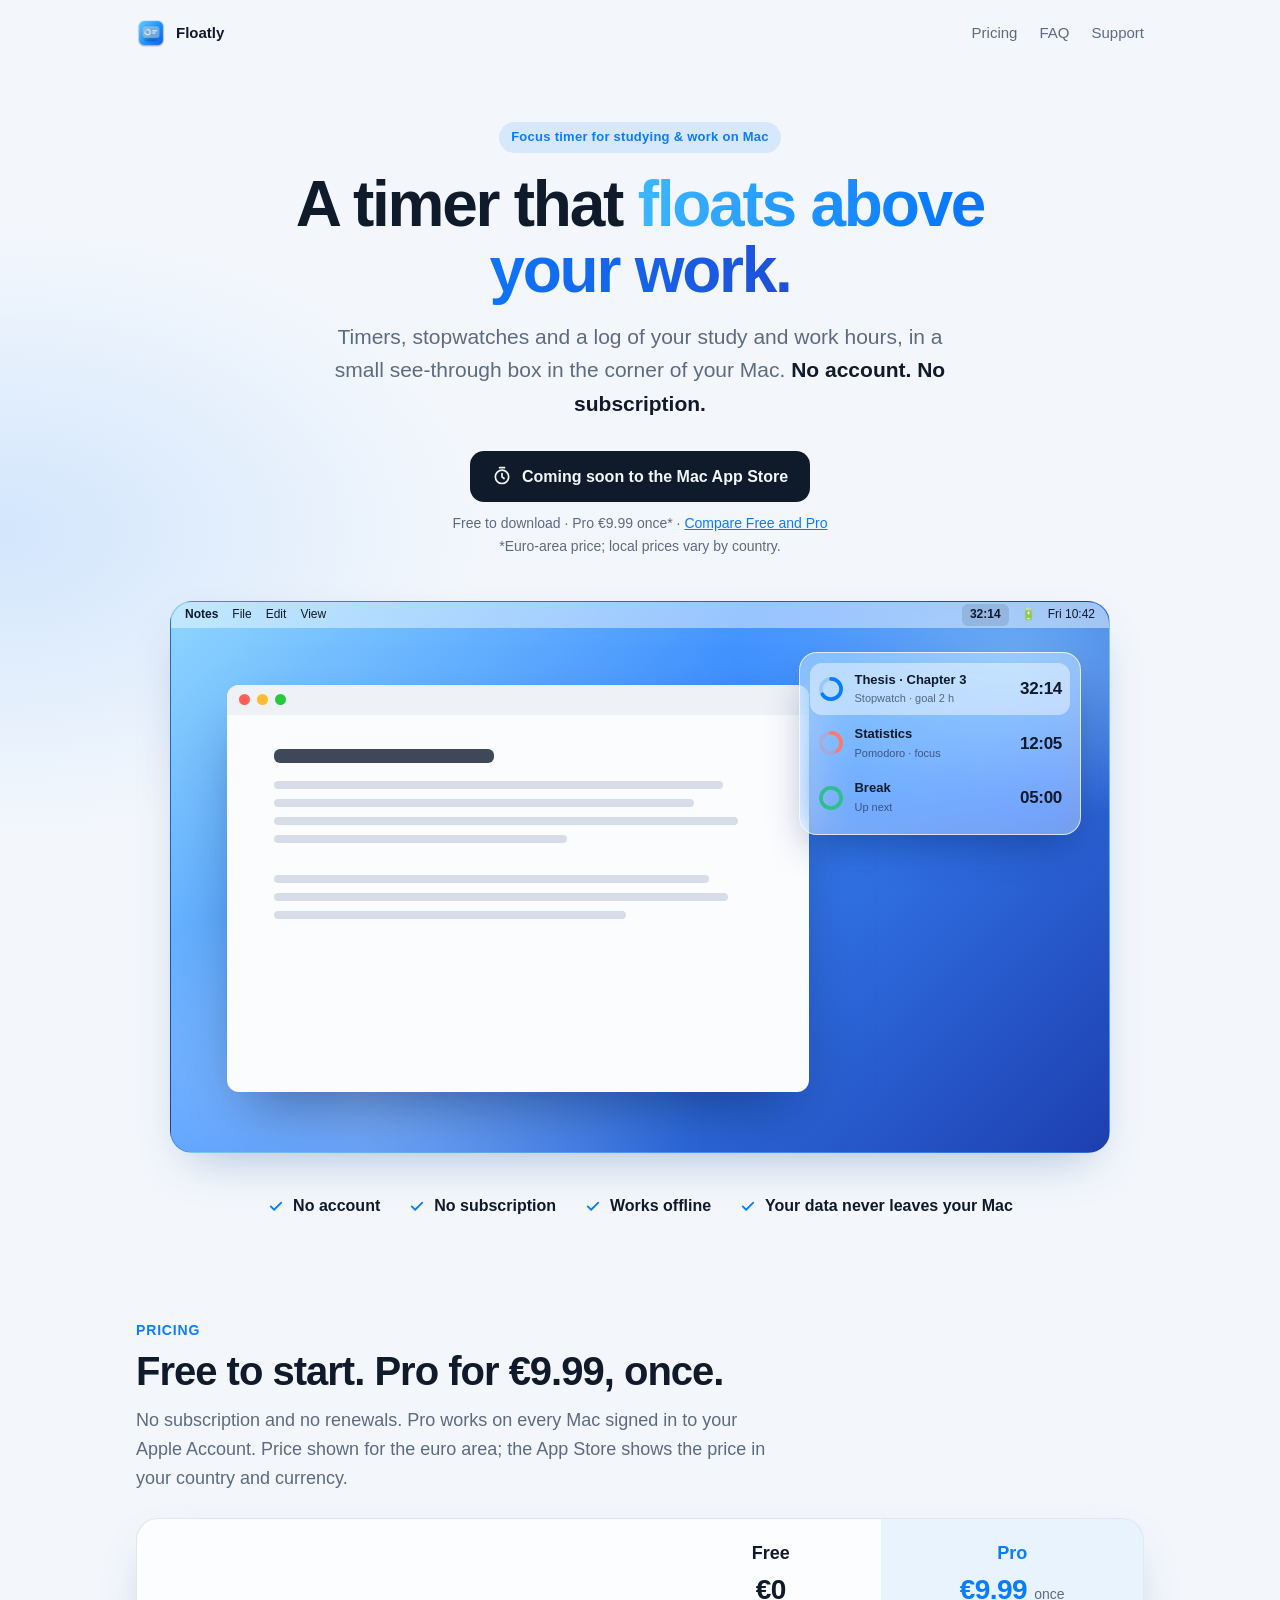
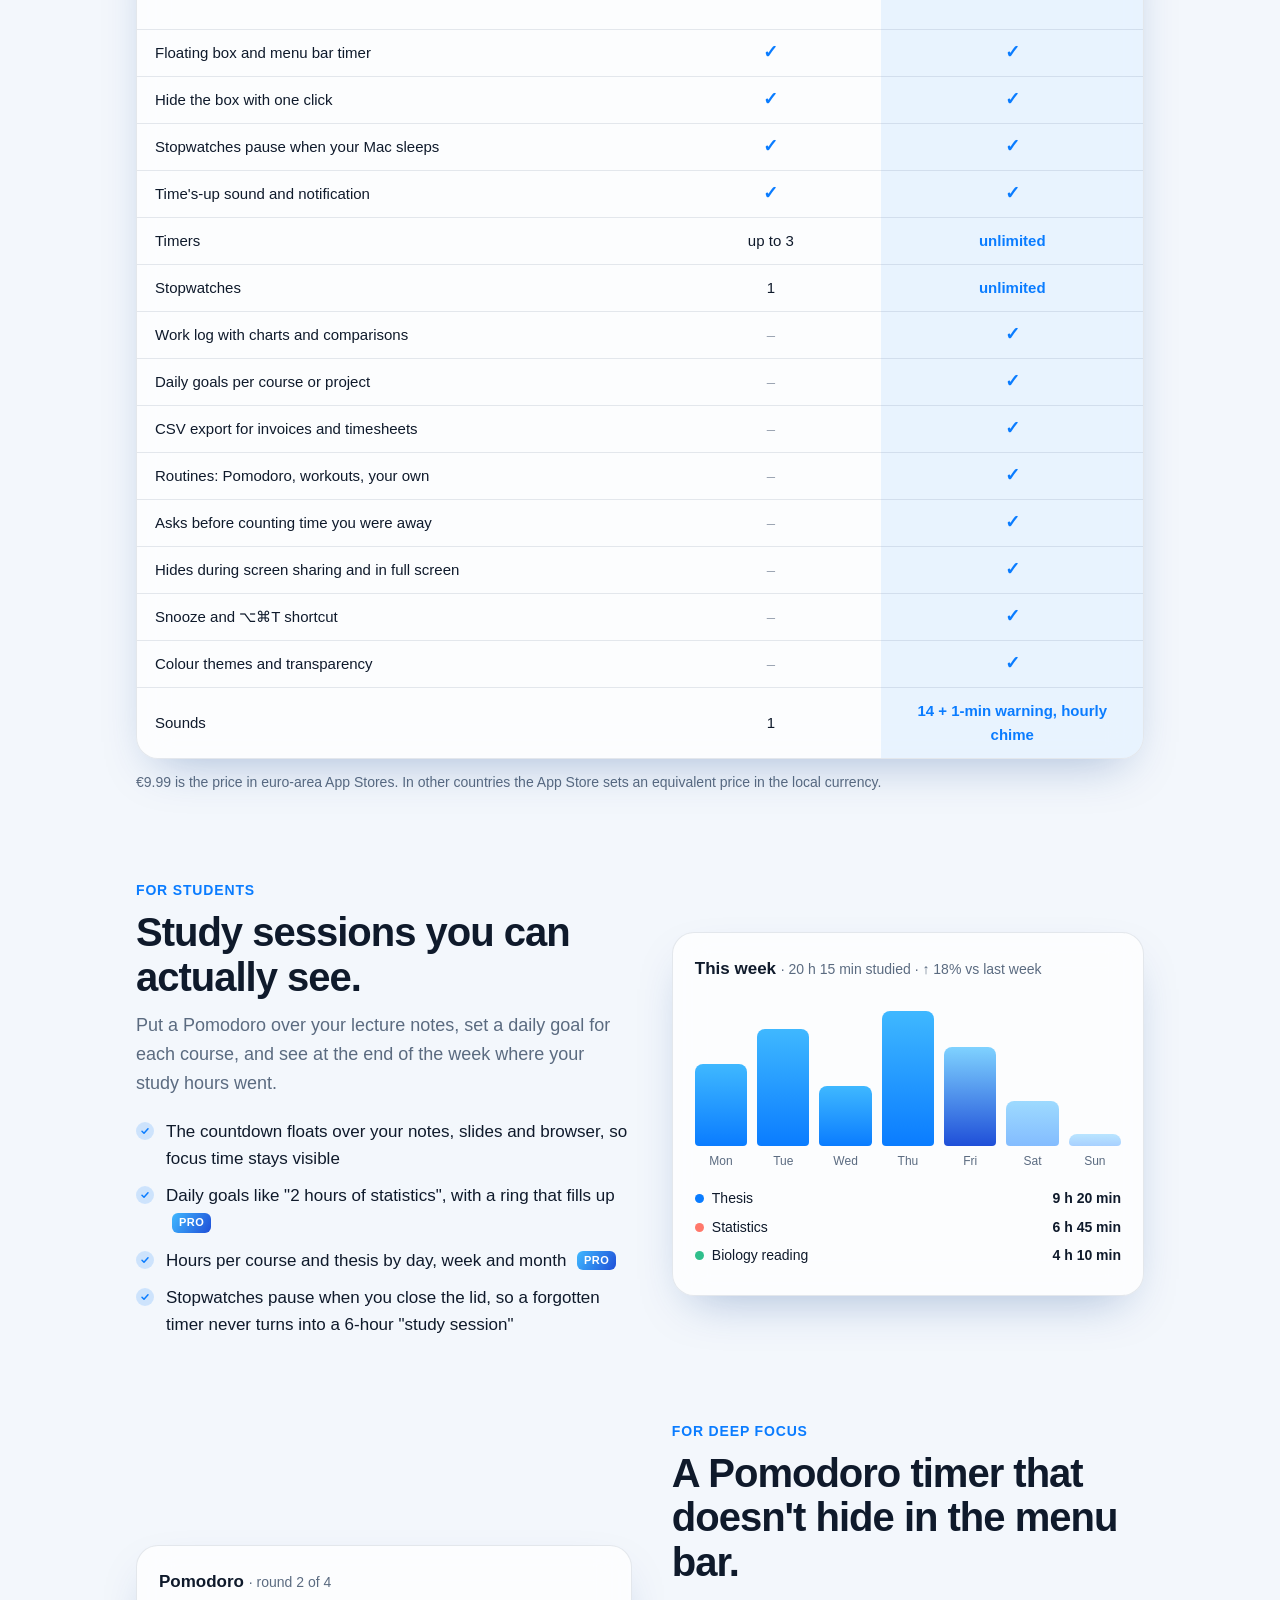
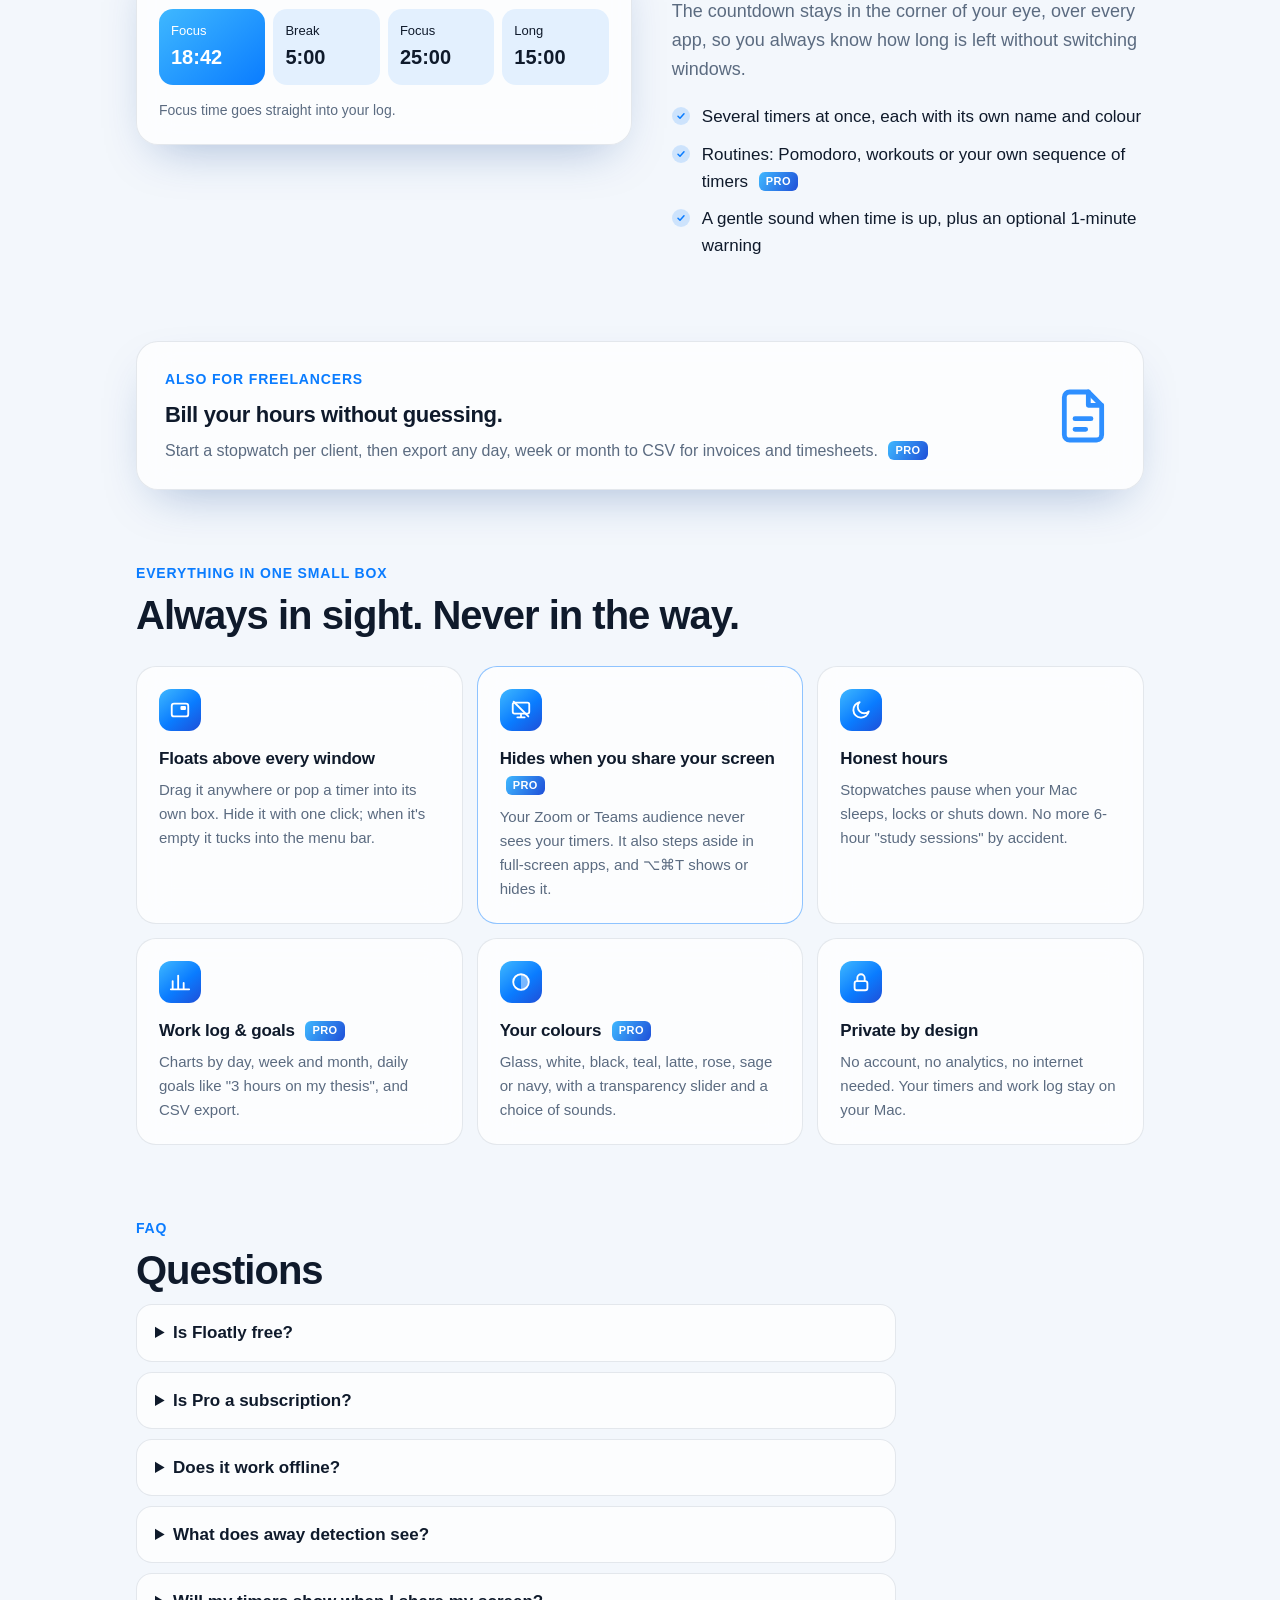
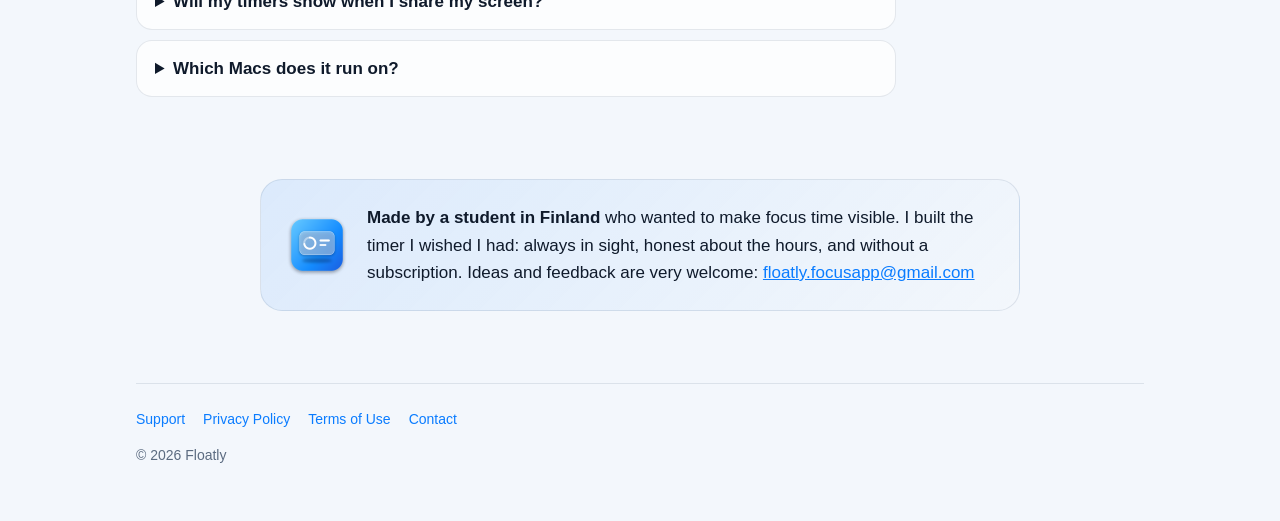
<file: index.html>
<!doctype html>
<html lang="en">
<head>
<meta charset="utf-8">
<meta name="viewport" content="width=device-width, initial-scale=1">
<title>Floatly: Floating Focus Timer for Studying &amp; Work on Mac</title>
<meta name="description" content="A floating focus timer for Mac that stays on top of your notes and work. Pomodoro, stopwatches, daily study goals and a log of your hours. No account, no subscription.">
<meta name="keywords" content="study timer mac, pomodoro timer mac, floating timer mac, always on top timer, focus timer for students, study tracker, work hours tracker mac, menu bar timer">
<meta name="theme-color" content="#0a7cff">
<link rel="icon" href="favicon.png">
<link rel="apple-touch-icon" href="apple-touch-icon.png">
<link rel="stylesheet" href="style.css">
<!-- Social sharing preview -->
<meta property="og:type" content="website">
<meta property="og:title" content="Floatly: a timer that floats above your work">
<meta property="og:description" content="A focus timer for studying and work that floats over your Mac. Pomodoro, stopwatches and a log of your hours. No account. No subscription.">
<meta property="og:image" content="https://floatlyapp.github.io/og.png">
<meta property="og:url" content="https://floatlyapp.github.io/">
<meta name="twitter:card" content="summary_large_image">
<!-- After launch, add the Safari App Store banner:
<meta name="apple-itunes-app" content="app-id=YOUR_APP_ID"> -->
</head>
<body class="home">
<div class="wrap">
  <nav>
    <a class="brand" href="./"><img src="icon.png" alt="">Floatly</a>
    <a href="#pricing">Pricing</a>
    <a href="#faq">FAQ</a>
    <a href="support.html">Support</a>
  </nav>

  <header class="hero">
    <span class="eyebrow">Focus timer for studying &amp; work on Mac</span>
    <h1>A timer that <span>floats above your&nbsp;work.</span></h1>
    <p class="lead">Timers, stopwatches and a log of your study and work hours, in a small see-through box in the corner of your Mac. <strong>No account. No subscription.</strong></p>
    <div class="cta">
      <!-- At launch: change this <span> into <a href="https://apps.apple.com/app/idXXXX?pt=XXXX&ct=website"> -->
      <span class="badge">
        <svg viewBox="0 0 24 24" fill="none" stroke="currentColor" stroke-width="2" stroke-linecap="round" stroke-linejoin="round"><circle cx="12" cy="13" r="8"/><path d="M12 9v4l2.5 2M9 2h6"/></svg>
        Coming soon to the Mac App Store
      </span>
      <span class="small">Free to download · Pro €9.99 once* · <a href="#pricing">Compare Free and Pro</a><br>*Euro-area price; local prices vary by country.</span>
    </div>

    <div class="stage" role="img" aria-label="A Mac desktop with the Floatly box floating in the top-right corner, showing three timers over a document window">
      <div class="menubar">
        <b>Notes</b><span>File</span><span>Edit</span><span>View</span>
        <span class="right"><span class="pill">32:14</span><span>🔋</span><span>Fri 10:42</span></span>
      </div>
      <div class="win">
        <div class="bar"><i></i><i></i><i></i></div>
        <div class="doc">
          <div class="h"></div>
          <div class="l" style="width:92%"></div><div class="l" style="width:86%"></div><div class="l" style="width:95%"></div>
          <div class="l" style="width:60%"></div><div class="l" style="width:0;height:12px;background:none"></div>
          <div class="l" style="width:89%"></div><div class="l" style="width:93%"></div><div class="l" style="width:72%"></div>
        </div>
      </div>
      <div class="float">
        <div class="row sw">
          <svg class="ring" viewBox="0 0 36 36"><circle cx="18" cy="18" r="14" fill="none" stroke="rgba(10,124,255,.2)" stroke-width="5"/><circle cx="18" cy="18" r="14" fill="none" stroke="#0a7cff" stroke-width="5" stroke-linecap="round" stroke-dasharray="58 88" transform="rotate(-90 18 18)"/></svg>
          <span class="name">Thesis · Chapter 3<small>Stopwatch · goal 2 h</small></span><span class="t">32:14</span>
        </div>
        <div class="row">
          <svg class="ring" viewBox="0 0 36 36"><circle cx="18" cy="18" r="14" fill="none" stroke="rgba(255,120,107,.25)" stroke-width="5"/><circle cx="18" cy="18" r="14" fill="none" stroke="#ff786b" stroke-width="5" stroke-linecap="round" stroke-dasharray="35 88" transform="rotate(-90 18 18)"/></svg>
          <span class="name">Statistics<small>Pomodoro · focus</small></span><span class="t">12:05</span>
        </div>
        <div class="row">
          <svg class="ring" viewBox="0 0 36 36"><circle cx="18" cy="18" r="14" fill="none" stroke="rgba(69,204,158,.3)" stroke-width="5"/><circle cx="18" cy="18" r="14" fill="none" stroke="#2fbf8c" stroke-width="5" stroke-linecap="round" stroke-dasharray="88 88" transform="rotate(-90 18 18)"/></svg>
          <span class="name">Break<small>Up next</small></span><span class="t">05:00</span>
        </div>
      </div>
    </div>

    <div class="strip">
      <span><svg viewBox="0 0 24 24" fill="none" stroke="currentColor" stroke-width="2.4" stroke-linecap="round" stroke-linejoin="round"><path d="M5 12.5l4.5 4.5L19 7.5"/></svg>No account</span>
      <span><svg viewBox="0 0 24 24" fill="none" stroke="currentColor" stroke-width="2.4" stroke-linecap="round" stroke-linejoin="round"><path d="M5 12.5l4.5 4.5L19 7.5"/></svg>No subscription</span>
      <span><svg viewBox="0 0 24 24" fill="none" stroke="currentColor" stroke-width="2.4" stroke-linecap="round" stroke-linejoin="round"><path d="M5 12.5l4.5 4.5L19 7.5"/></svg>Works offline</span>
      <span><svg viewBox="0 0 24 24" fill="none" stroke="currentColor" stroke-width="2.4" stroke-linecap="round" stroke-linejoin="round"><path d="M5 12.5l4.5 4.5L19 7.5"/></svg>Your data never leaves your Mac</span>
    </div>
  </header>

  <!-- Pricing -->
  <section class="block" id="pricing">
    <div class="kicker">Pricing</div>
    <h2 class="big">Free to start. Pro for €9.99, once.</h2>
    <p class="sub">No subscription and no renewals. Pro works on every Mac signed in to your Apple Account. Price shown for the euro area; the App Store shows the price in your country and currency.</p>
    <div class="matrix-wrap">
      <table class="matrix">
        <thead>
          <tr><th scope="col"></th>
            <th scope="col">Free<span class="pr">€0</span></th>
            <th scope="col" class="procol">Pro<span class="pr">€9.99 <small>once</small></span></th></tr>
        </thead>
        <tbody>
          <tr><th scope="row">Floating box and menu bar timer</th><td class="y"><span class="ck">✓</span></td><td data-pro class="y"><span class="ck">✓</span></td></tr>
          <tr><th scope="row">Hide the box with one click</th><td class="y"><span class="ck">✓</span></td><td data-pro class="y"><span class="ck">✓</span></td></tr>
          <tr><th scope="row">Stopwatches pause when your Mac sleeps</th><td class="y"><span class="ck">✓</span></td><td data-pro class="y"><span class="ck">✓</span></td></tr>
          <tr><th scope="row">Time's-up sound and notification</th><td class="y"><span class="ck">✓</span></td><td data-pro class="y"><span class="ck">✓</span></td></tr>
          <tr><th scope="row">Timers</th><td>up to 3</td><td data-pro class="y">unlimited</td></tr>
          <tr><th scope="row">Stopwatches</th><td>1</td><td data-pro class="y">unlimited</td></tr>
          <tr><th scope="row">Work log with charts and comparisons</th><td class="n">–</td><td data-pro class="y"><span class="ck">✓</span></td></tr>
          <tr><th scope="row">Daily goals per course or project</th><td class="n">–</td><td data-pro class="y"><span class="ck">✓</span></td></tr>
          <tr><th scope="row">CSV export for invoices and timesheets</th><td class="n">–</td><td data-pro class="y"><span class="ck">✓</span></td></tr>
          <tr><th scope="row">Routines: Pomodoro, workouts, your own</th><td class="n">–</td><td data-pro class="y"><span class="ck">✓</span></td></tr>
          <tr><th scope="row">Asks before counting time you were away</th><td class="n">–</td><td data-pro class="y"><span class="ck">✓</span></td></tr>
          <tr><th scope="row">Hides during screen sharing and in full screen</th><td class="n">–</td><td data-pro class="y"><span class="ck">✓</span></td></tr>
          <tr><th scope="row">Snooze and ⌥⌘T shortcut</th><td class="n">–</td><td data-pro class="y"><span class="ck">✓</span></td></tr>
          <tr><th scope="row">Colour themes and transparency</th><td class="n">–</td><td data-pro class="y"><span class="ck">✓</span></td></tr>
          <tr><th scope="row">Sounds</th><td>1</td><td data-pro class="y">14 + 1-min warning, hourly chime</td></tr>
        </tbody>
      </table>
    </div>
    <p class="small" style="margin-top:12px">€9.99 is the price in euro-area App Stores. In other countries the App Store sets an equivalent price in the local currency.</p>
  </section>

  <!-- Students -->
  <section class="block split">
    <div>
      <div class="kicker">For students</div>
      <h2 class="big">Study sessions you can actually see.</h2>
      <p class="sub">Put a Pomodoro over your lecture notes, set a daily goal for each course, and see at the end of the week where your study hours went.</p>
      <ul class="checks">
        <li>The countdown floats over your notes, slides and browser, so focus time stays visible</li>
        <li>Daily goals like "2 hours of statistics", with a ring that fills up <span class="pro">PRO</span></li>
        <li>Hours per course and thesis by day, week and month <span class="pro">PRO</span></li>
        <li>Stopwatches pause when you close the lid, so a forgotten timer never turns into a 6-hour "study session"</li>
      </ul>
    </div>
    <div class="panel" aria-label="Example study log with a weekly bar chart">
      <strong>This week</strong> <span class="small">· 20 h 15 min studied · ↑ 18% vs last week</span>
      <div class="chart"><div style="height:55%"></div><div style="height:78%"></div><div style="height:40%"></div><div style="height:90%"></div><div class="today" style="height:66%"></div><div style="height:30%;opacity:.5"></div><div style="height:8%;opacity:.35"></div></div>
      <div class="days"><span>Mon</span><span>Tue</span><span>Wed</span><span>Thu</span><span>Fri</span><span>Sat</span><span>Sun</span></div>
      <div class="tasks">
        <p><span><i class="dot" style="background:#0a7cff"></i>Thesis</span><b>9 h 20 min</b></p>
        <p><span><i class="dot" style="background:#ff786b"></i>Statistics</span><b>6 h 45 min</b></p>
        <p><span><i class="dot" style="background:#2fbf8c"></i>Biology reading</span><b>4 h 10 min</b></p>
      </div>
    </div>
  </section>

  <!-- Focus -->
  <section class="block split flip">
    <div>
      <div class="kicker">For deep focus</div>
      <h2 class="big">A Pomodoro timer that doesn't hide in the menu bar.</h2>
      <p class="sub">The countdown stays in the corner of your eye, over every app, so you always know how long is left without switching windows.</p>
      <ul class="checks">
        <li>Several timers at once, each with its own name and colour</li>
        <li>Routines: Pomodoro, workouts or your own sequence of timers <span class="pro">PRO</span></li>
        <li>A gentle sound when time is up, plus an optional 1-minute warning</li>
      </ul>
    </div>
    <div class="panel" aria-label="Example Pomodoro routine">
      <strong>Pomodoro</strong> <span class="small">· round 2 of 4</span>
      <div class="steps">
        <div class="now">Focus<b>18:42</b></div>
        <div>Break<b>5:00</b></div>
        <div>Focus<b>25:00</b></div>
        <div>Long<b>15:00</b></div>
      </div>
      <p class="small" style="margin:14px 0 0">Focus time goes straight into your log.</p>
    </div>
  </section>

  <!-- Freelancers (short) -->
  <section class="block">
    <div class="panel mini">
      <div>
        <div class="kicker">Also for freelancers</div>
        <h3>Bill your hours without guessing.</h3>
        <p class="small">Start a stopwatch per client, then export any day, week or month to CSV for invoices and timesheets. <span class="pro">PRO</span></p>
      </div>
      <svg viewBox="0 0 24 24" fill="none" stroke="currentColor" stroke-width="1.8" stroke-linecap="round" stroke-linejoin="round" aria-hidden="true"><path d="M14 3H7a2 2 0 0 0-2 2v14a2 2 0 0 0 2 2h10a2 2 0 0 0 2-2V8z"/><path d="M14 3v5h5M9 13h6M9 17h4"/></svg>
    </div>
  </section>

  <!-- Features -->
  <section class="block">
    <div class="kicker">Everything in one small box</div>
    <h2 class="big">Always in sight. Never in the way.</h2>
    <div class="grid">
      <div class="card">
        <div class="ic"><svg viewBox="0 0 24 24" fill="none" stroke="currentColor" stroke-width="2" stroke-linecap="round" stroke-linejoin="round"><rect x="3" y="5" width="18" height="14" rx="2.5"/><rect x="12.5" y="7.5" width="6" height="4.5" rx="1.2" fill="currentColor" stroke="none"/></svg></div>
        <h3>Floats above every window</h3>
        <p>Drag it anywhere or pop a timer into its own box. Hide it with one click; when it's empty it tucks into the menu bar.</p>
      </div>
      <div class="card hi">
        <div class="ic"><svg viewBox="0 0 24 24" fill="none" stroke="currentColor" stroke-width="2" stroke-linecap="round" stroke-linejoin="round"><rect x="3" y="4" width="18" height="12" rx="2"/><path d="M8 20h8M12 16v4M4 3l16 16"/></svg></div>
        <h3>Hides when you share your screen <span class="pro">PRO</span></h3>
        <p>Your Zoom or Teams audience never sees your timers. It also steps aside in full-screen apps, and ⌥⌘T shows or hides it.</p>
      </div>
      <div class="card">
        <div class="ic"><svg viewBox="0 0 24 24" fill="none" stroke="currentColor" stroke-width="2" stroke-linecap="round" stroke-linejoin="round"><path d="M20.5 13.5A8.5 8.5 0 1 1 10.5 3.5a6.5 6.5 0 0 0 10 10z"/></svg></div>
        <h3>Honest hours</h3>
        <p>Stopwatches pause when your Mac sleeps, locks or shuts down. No more 6-hour "study sessions" by accident.</p>
      </div>
      <div class="card">
        <div class="ic"><svg viewBox="0 0 24 24" fill="none" stroke="currentColor" stroke-width="2" stroke-linecap="round" stroke-linejoin="round"><path d="M4 20V11M10 20V5M16 20v-7M2 20h20"/></svg></div>
        <h3>Work log &amp; goals <span class="pro">PRO</span></h3>
        <p>Charts by day, week and month, daily goals like "3 hours on my thesis", and CSV export.</p>
      </div>
      <div class="card">
        <div class="ic"><svg viewBox="0 0 24 24" fill="none" stroke="currentColor" stroke-width="2" stroke-linecap="round" stroke-linejoin="round"><circle cx="12" cy="12" r="8.5"/><path d="M12 3.5a8.5 8.5 0 0 1 0 17z" fill="currentColor" stroke="none" opacity=".45"/></svg></div>
        <h3>Your colours <span class="pro">PRO</span></h3>
        <p>Glass, white, black, teal, latte, rose, sage or navy, with a transparency slider and a choice of sounds.</p>
      </div>
      <div class="card">
        <div class="ic"><svg viewBox="0 0 24 24" fill="none" stroke="currentColor" stroke-width="2" stroke-linecap="round" stroke-linejoin="round"><rect x="5" y="11" width="14" height="10" rx="2.5"/><path d="M8 11V7.5a4 4 0 0 1 8 0V11"/></svg></div>
        <h3>Private by design</h3>
        <p>No account, no analytics, no internet needed. Your timers and work log stay on your Mac.</p>
      </div>
    </div>
  </section>

  <!-- FAQ -->
  <section class="block narrow" id="faq">
    <div class="kicker">FAQ</div>
    <h2 class="big">Questions</h2>
    <details><summary>Is Floatly free?</summary><p>Yes. Timers, a stopwatch and the floating box are free forever. Pro adds the work log, routines, themes and more for a single one-time payment (€9.99 in the euro area, a similar local price elsewhere).</p></details>
    <details><summary>Is Pro a subscription?</summary><p>No. You pay once and keep it. It also works on your other Macs signed in with the same Apple Account.</p></details>
    <details><summary>Does it work offline?</summary><p>Yes. Floatly never needs the internet. There's no account and nothing is uploaded.</p></details>
    <details><summary>What does away detection see?</summary><p>Only how long it's been since you last touched the mouse or keyboard. Never what you type or click. <a href="privacy.html">Privacy policy</a></p></details>
    <details><summary>Will my timers show when I share my screen?</summary><p>With Pro, you can hide the box from screen sharing and recordings. You still see it; your audience doesn't.</p></details>
    <details><summary>Which Macs does it run on?</summary><p>Any Mac with macOS 13 Ventura or later, on Apple silicon or Intel.</p></details>
  </section>

  <div class="maker narrow" style="margin-left:auto;margin-right:auto">
    <img src="icon.png" alt="">
    <p><strong>Made by a student in Finland</strong> who wanted to make focus time visible. I built the timer I wished I had: always in sight, honest about the hours, and without a subscription. Ideas and feedback are very welcome: <a href="mailto:floatly.focusapp@gmail.com">floatly.focusapp@gmail.com</a></p>
  </div>

  <footer>
    <a href="support.html">Support</a><a href="privacy.html">Privacy Policy</a><a href="terms.html">Terms of Use</a><a href="mailto:floatly.focusapp@gmail.com">Contact</a>
    <p>© 2026 Floatly</p>
  </footer>
</div>
</body>
</html>
</file>
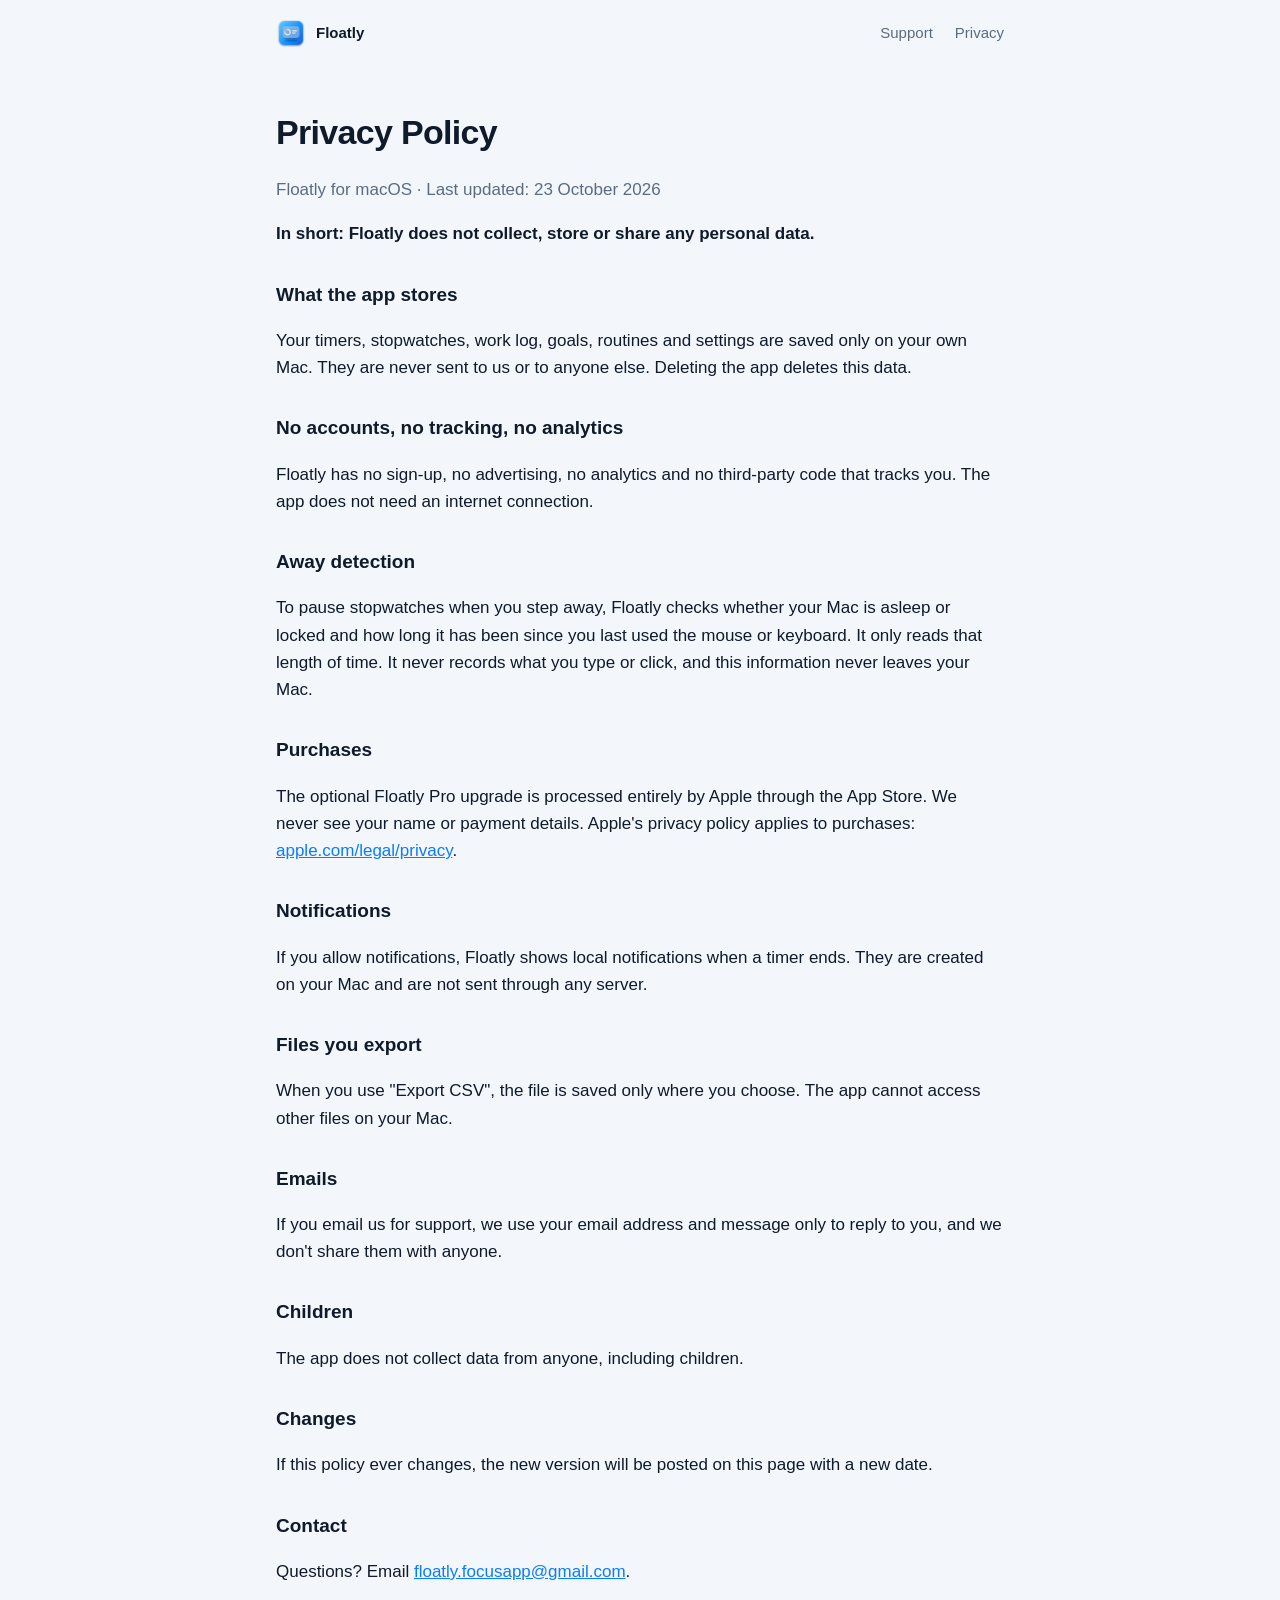
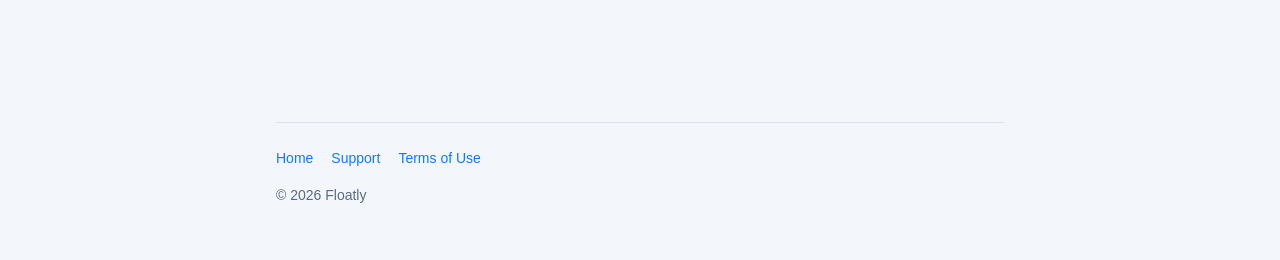
<file: privacy.html>
<!doctype html>
<html lang="en">
<head>
<meta charset="utf-8">
<meta name="viewport" content="width=device-width, initial-scale=1">
<title>Floatly Privacy Policy</title>
<link rel="icon" href="favicon.png">
<link rel="stylesheet" href="style.css">
</head>
<body>
<div class="wrap narrow">
  <nav>
    <a class="brand" href="./"><img src="icon.png" alt="">Floatly</a>
    <a href="support.html">Support</a>
    <a href="privacy.html">Privacy</a>
  </nav>

  <main class="doc">
    <h1>Privacy Policy</h1>
    <p class="muted">Floatly for macOS · Last updated: 23 October 2026</p>

    <p><strong>In short: Floatly does not collect, store or share any personal data.</strong></p>

    <h2>What the app stores</h2>
    <p>Your timers, stopwatches, work log, goals, routines and settings are saved only on your own Mac. They are never sent to us or to anyone else. Deleting the app deletes this data.</p>

    <h2>No accounts, no tracking, no analytics</h2>
    <p>Floatly has no sign-up, no advertising, no analytics and no third-party code that tracks you. The app does not need an internet connection.</p>

    <h2>Away detection</h2>
    <p>To pause stopwatches when you step away, Floatly checks whether your Mac is asleep or locked and how long it has been since you last used the mouse or keyboard. It only reads that length of time. It never records what you type or click, and this information never leaves your Mac.</p>

    <h2>Purchases</h2>
    <p>The optional Floatly Pro upgrade is processed entirely by Apple through the App Store. We never see your name or payment details. Apple's privacy policy applies to purchases: <a href="https://www.apple.com/legal/privacy/">apple.com/legal/privacy</a>.</p>

    <h2>Notifications</h2>
    <p>If you allow notifications, Floatly shows local notifications when a timer ends. They are created on your Mac and are not sent through any server.</p>

    <h2>Files you export</h2>
    <p>When you use "Export CSV", the file is saved only where you choose. The app cannot access other files on your Mac.</p>

    <h2>Emails</h2>
    <p>If you email us for support, we use your email address and message only to reply to you, and we don't share them with anyone.</p>

    <h2>Children</h2>
    <p>The app does not collect data from anyone, including children.</p>

    <h2>Changes</h2>
    <p>If this policy ever changes, the new version will be posted on this page with a new date.</p>

    <h2>Contact</h2>
    <p>Questions? Email <a href="mailto:floatly.focusapp@gmail.com">floatly.focusapp@gmail.com</a>.</p>
  </main>

  <footer>
    <a href="./">Home</a><a href="support.html">Support</a><a href="terms.html">Terms of Use</a>
    <p>© 2026 Floatly</p>
  </footer>
</div>
</body>
</html>
</file>
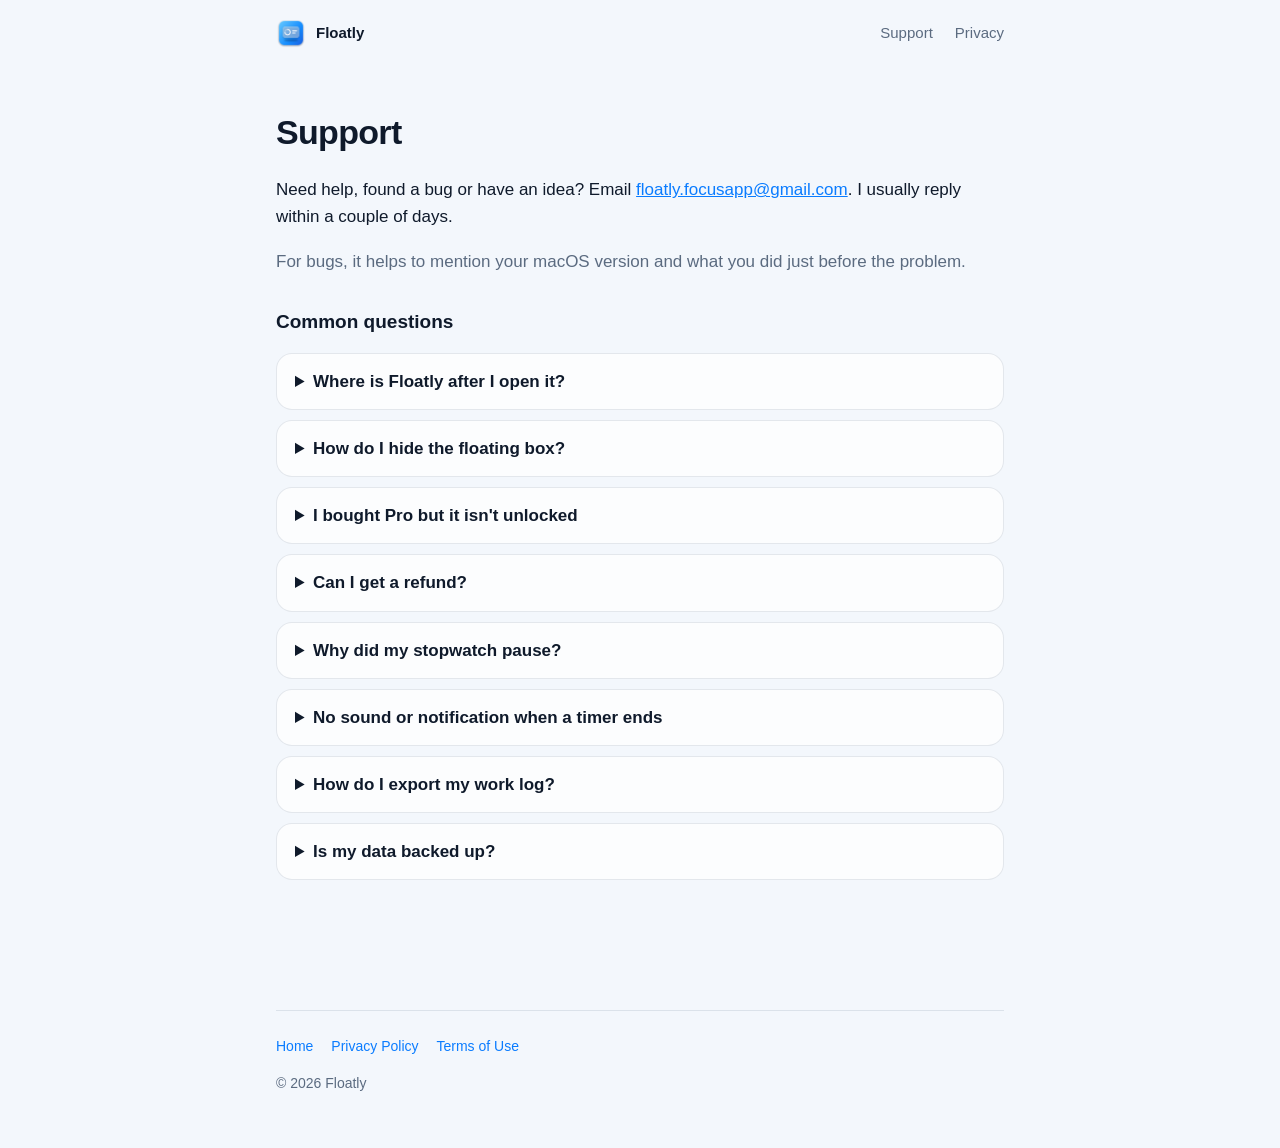
<file: support.html>
<!doctype html>
<html lang="en">
<head>
<meta charset="utf-8">
<meta name="viewport" content="width=device-width, initial-scale=1">
<title>Floatly Support</title>
<link rel="icon" href="favicon.png">
<link rel="stylesheet" href="style.css">
</head>
<body>
<div class="wrap narrow">
  <nav>
    <a class="brand" href="./"><img src="icon.png" alt="">Floatly</a>
    <a href="support.html">Support</a>
    <a href="privacy.html">Privacy</a>
  </nav>

  <main class="doc">
    <h1>Support</h1>
    <p>Need help, found a bug or have an idea? Email <a href="mailto:floatly.focusapp@gmail.com">floatly.focusapp@gmail.com</a>. I usually reply within a couple of days.</p>
    <p class="muted">For bugs, it helps to mention your macOS version and what you did just before the problem.</p>

    <h2>Common questions</h2>

    <details><summary>Where is Floatly after I open it?</summary>
      <p>Floatly lives in the menu bar at the top right of your screen (look for the timer icon) and has no Dock icon. A small box also floats in the corner of your screen. When it's empty, it tucks itself into the menu bar until you start a timer.</p></details>

    <details><summary>How do I hide the floating box?</summary>
      <p>Hover over the box and click the hide button, or switch "Floating mini timer" off in the menu bar panel. With Pro you can also snooze it, press ⌥⌘T, or have it hide itself in full-screen apps and during screen sharing.</p></details>

    <details><summary>I bought Pro but it isn't unlocked</summary>
      <p>Open the menu bar panel, choose "Upgrade to Pro" and click "Restore purchase". Make sure you're signed in to the App Store with the same Apple Account you used to buy it. Pro works on all Macs signed in with that account.</p></details>

    <details><summary>Can I get a refund?</summary>
      <p>Purchases are handled by Apple. You can request a refund at <a href="https://reportaproblem.apple.com">reportaproblem.apple.com</a>.</p></details>

    <details><summary>Why did my stopwatch pause?</summary>
      <p>Stopwatches pause when your Mac sleeps, locks or shuts down, so your work log only counts real time. You can turn this off in the menu bar panel. With Pro, Floatly can also ask whether to keep time you spent away from your Mac.</p></details>

    <details><summary>No sound or notification when a timer ends</summary>
      <p>Check System Settings → Notifications → Floatly and allow notifications. Also check that sounds are switched on in Floatly's menu bar panel and that your Mac isn't muted or in a Focus mode.</p></details>

    <details><summary>How do I export my work log?</summary>
      <p>In the Log tab (Pro), use the export menu to save a CSV file for a day, week, month or everything. CSV files open in Numbers, Excel and Google Sheets.</p></details>

    <details><summary>Is my data backed up?</summary>
      <p>Your data is stored only on your Mac, so it's included in your Time Machine backups. Deleting the app removes it.</p></details>
  </main>

  <footer>
    <a href="./">Home</a><a href="privacy.html">Privacy Policy</a><a href="terms.html">Terms of Use</a>
    <p>© 2026 Floatly</p>
  </footer>
</div>
</body>
</html>
</file>
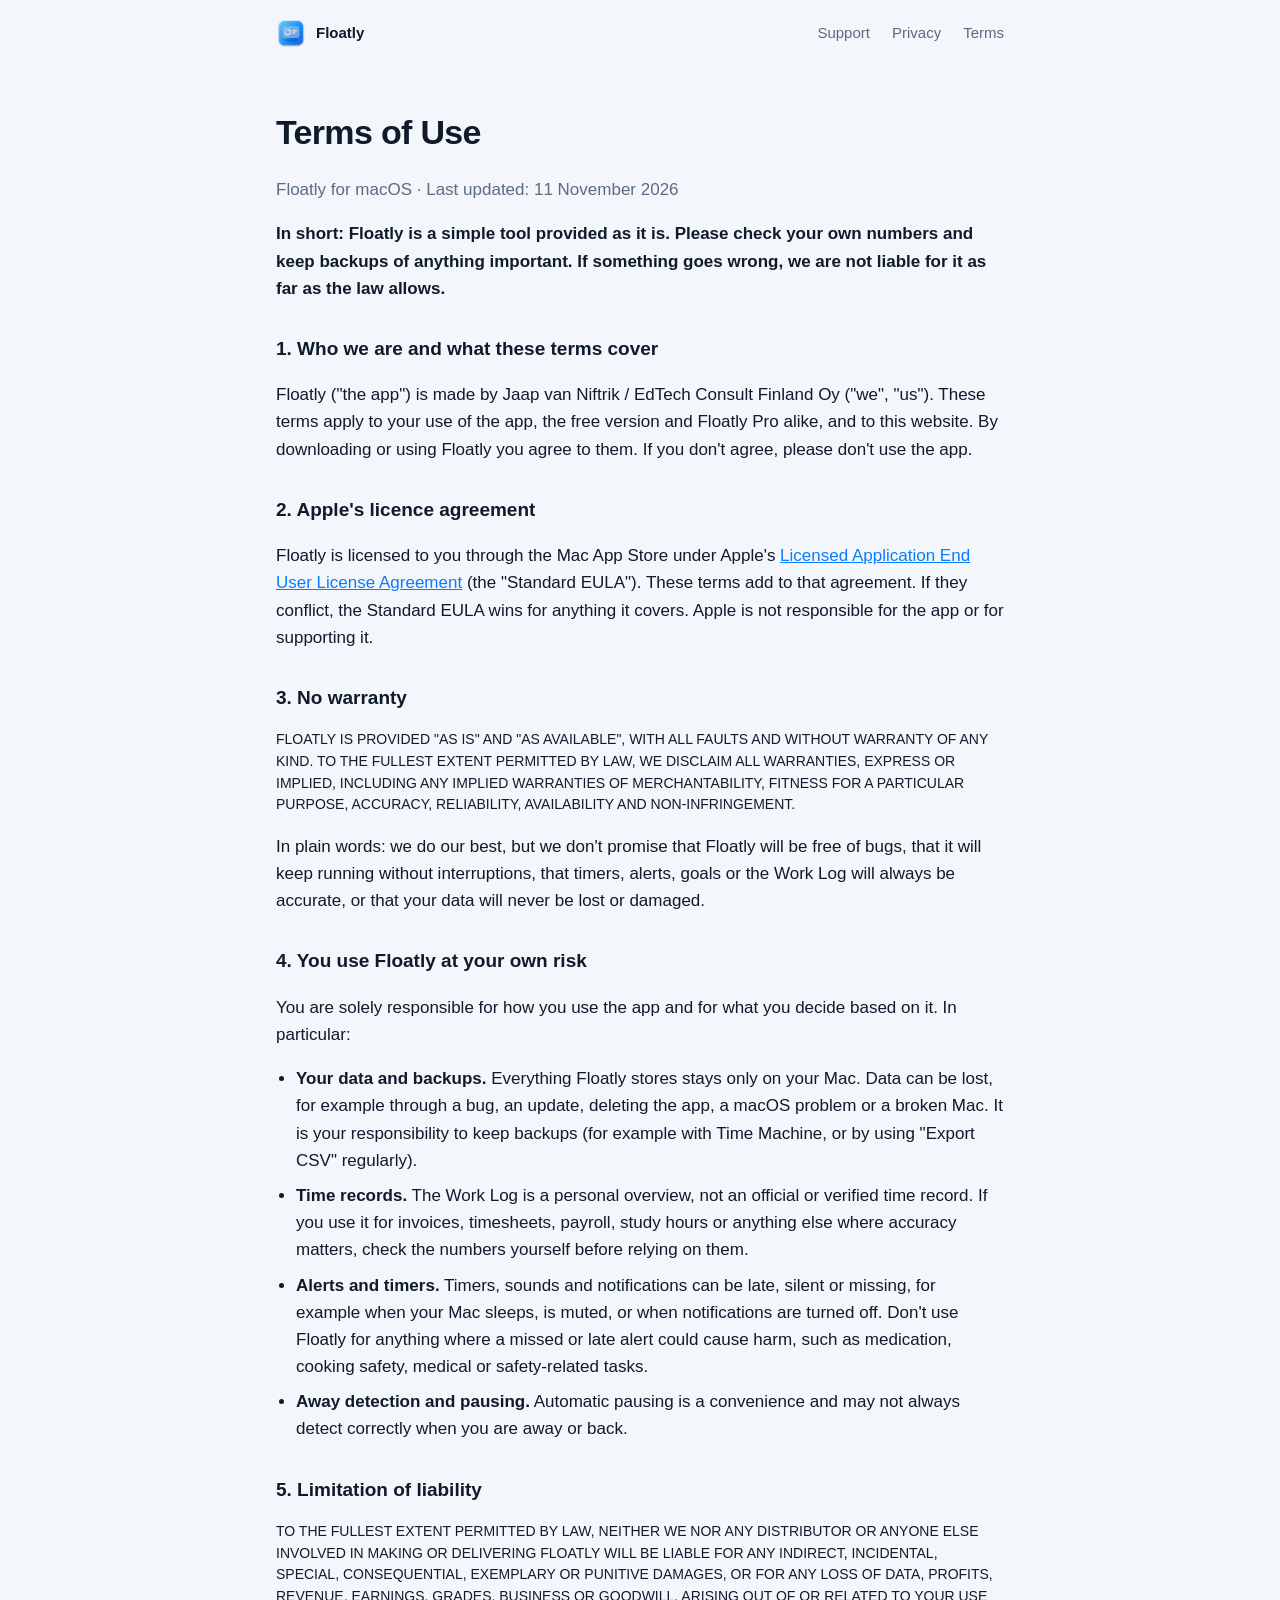
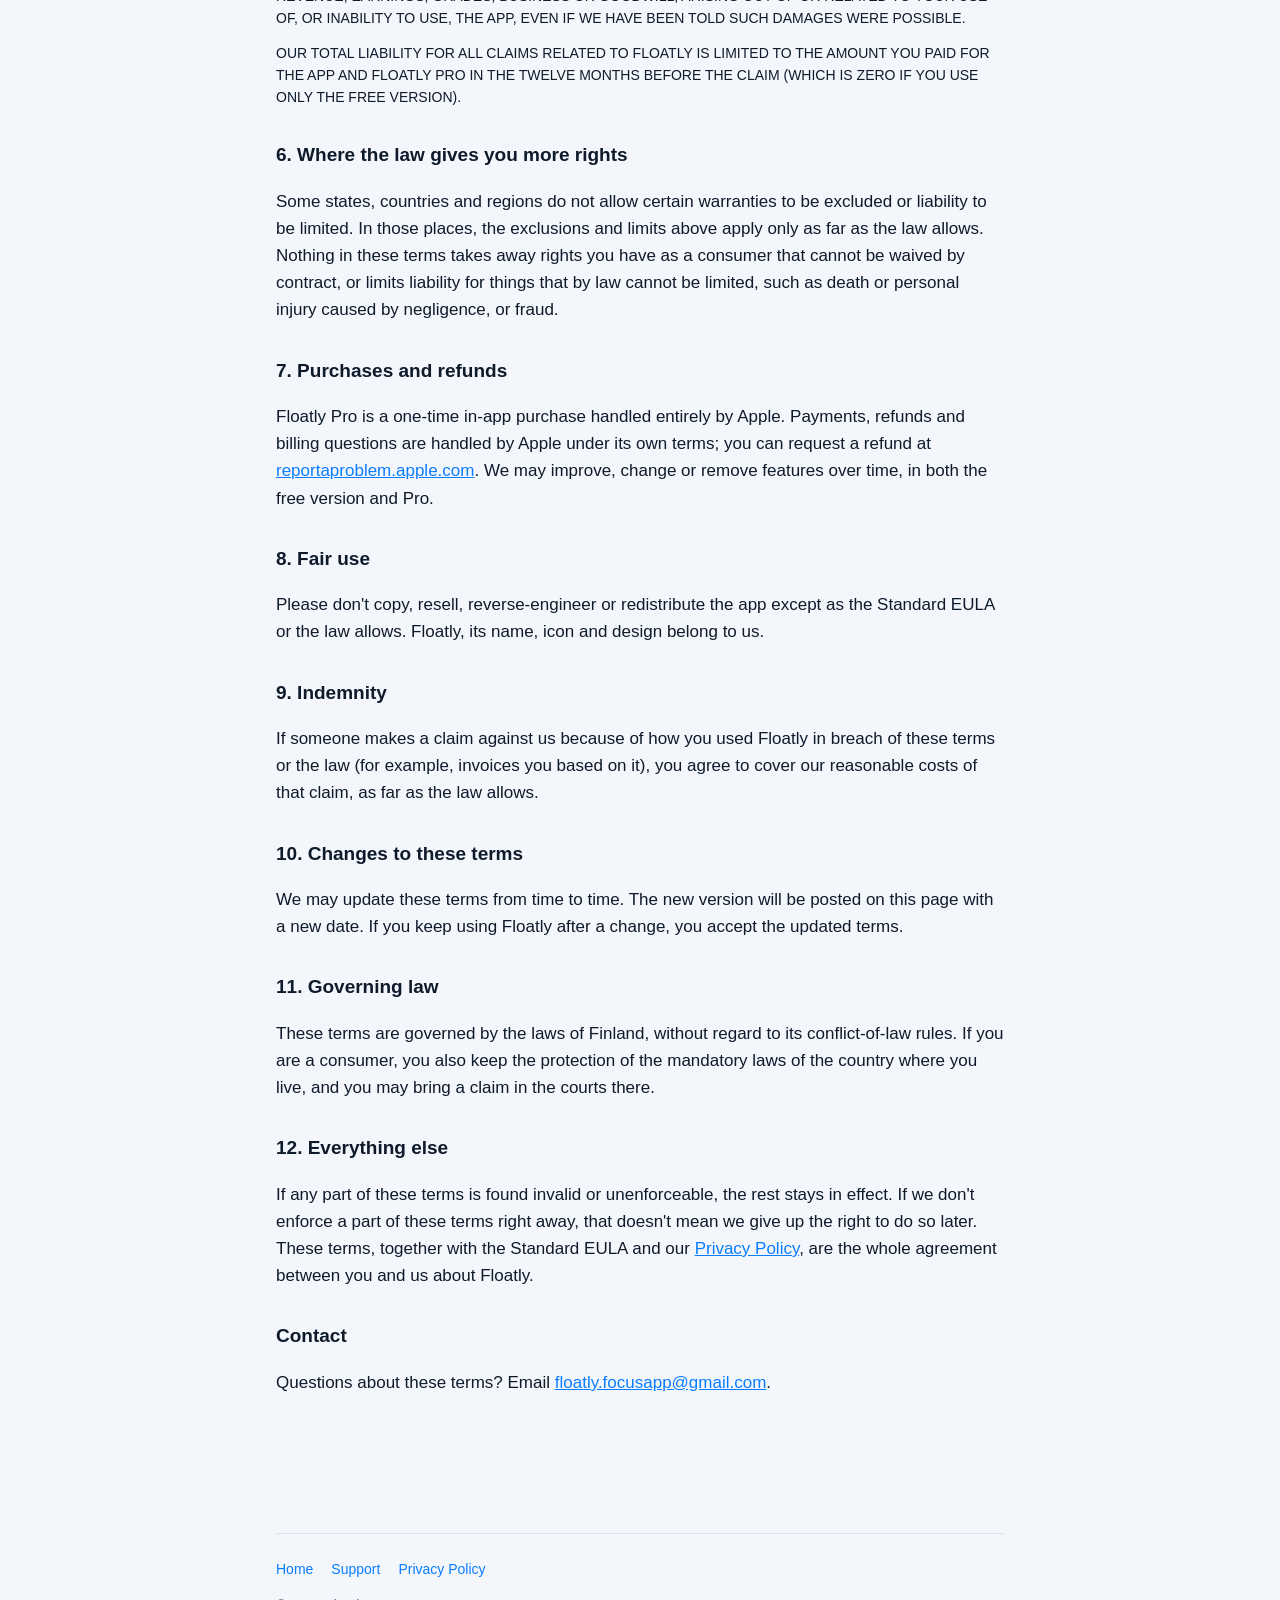
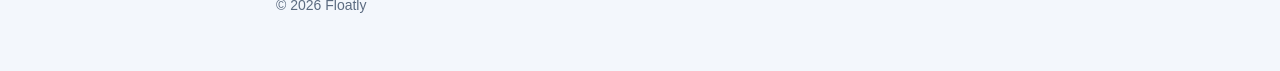
<file: terms.html>
<!doctype html>
<html lang="en">
<head>
<meta charset="utf-8">
<meta name="viewport" content="width=device-width, initial-scale=1">
<title>Floatly Terms of Use</title>
<link rel="icon" href="favicon.png">
<link rel="stylesheet" href="style.css">
</head>
<body>
<div class="wrap narrow">
  <nav>
    <a class="brand" href="./"><img src="icon.png" alt="">Floatly</a>
    <a href="support.html">Support</a>
    <a href="privacy.html">Privacy</a>
    <a href="terms.html">Terms</a>
  </nav>

  <main class="doc">
    <h1>Terms of Use</h1>
    <p class="muted">Floatly for macOS · Last updated: 11 November 2026</p>

    <p><strong>In short: Floatly is a simple tool provided as it is. Please check your own numbers and keep backups of anything important. If something goes wrong, we are not liable for it as far as the law allows.</strong></p>

    <h2>1. Who we are and what these terms cover</h2>
    <p>Floatly ("the app") is made by Jaap van Niftrik / EdTech Consult Finland Oy ("we", "us"). These terms apply to your use of the app, the free version and Floatly Pro alike, and to this website. By downloading or using Floatly you agree to them. If you don't agree, please don't use the app.</p>

    <h2>2. Apple's licence agreement</h2>
    <p>Floatly is licensed to you through the Mac App Store under Apple's <a href="https://www.apple.com/legal/internet-services/itunes/dev/stdeula/">Licensed Application End User License Agreement</a> (the "Standard EULA"). These terms add to that agreement. If they conflict, the Standard EULA wins for anything it covers. Apple is not responsible for the app or for supporting it.</p>

    <h2>3. No warranty</h2>
    <p class="caps">FLOATLY IS PROVIDED "AS IS" AND "AS AVAILABLE", WITH ALL FAULTS AND WITHOUT WARRANTY OF ANY KIND. TO THE FULLEST EXTENT PERMITTED BY LAW, WE DISCLAIM ALL WARRANTIES, EXPRESS OR IMPLIED, INCLUDING ANY IMPLIED WARRANTIES OF MERCHANTABILITY, FITNESS FOR A PARTICULAR PURPOSE, ACCURACY, RELIABILITY, AVAILABILITY AND NON-INFRINGEMENT.</p>
    <p>In plain words: we do our best, but we don't promise that Floatly will be free of bugs, that it will keep running without interruptions, that timers, alerts, goals or the Work Log will always be accurate, or that your data will never be lost or damaged.</p>

    <h2>4. You use Floatly at your own risk</h2>
    <p>You are solely responsible for how you use the app and for what you decide based on it. In particular:</p>
    <ul>
      <li><strong>Your data and backups.</strong> Everything Floatly stores stays only on your Mac. Data can be lost, for example through a bug, an update, deleting the app, a macOS problem or a broken Mac. It is your responsibility to keep backups (for example with Time Machine, or by using "Export CSV" regularly).</li>
      <li><strong>Time records.</strong> The Work Log is a personal overview, not an official or verified time record. If you use it for invoices, timesheets, payroll, study hours or anything else where accuracy matters, check the numbers yourself before relying on them.</li>
      <li><strong>Alerts and timers.</strong> Timers, sounds and notifications can be late, silent or missing, for example when your Mac sleeps, is muted, or when notifications are turned off. Don't use Floatly for anything where a missed or late alert could cause harm, such as medication, cooking safety, medical or safety-related tasks.</li>
      <li><strong>Away detection and pausing.</strong> Automatic pausing is a convenience and may not always detect correctly when you are away or back.</li>
    </ul>

    <h2>5. Limitation of liability</h2>
    <p class="caps">TO THE FULLEST EXTENT PERMITTED BY LAW, NEITHER WE NOR ANY DISTRIBUTOR OR ANYONE ELSE INVOLVED IN MAKING OR DELIVERING FLOATLY WILL BE LIABLE FOR ANY INDIRECT, INCIDENTAL, SPECIAL, CONSEQUENTIAL, EXEMPLARY OR PUNITIVE DAMAGES, OR FOR ANY LOSS OF DATA, PROFITS, REVENUE, EARNINGS, GRADES, BUSINESS OR GOODWILL, ARISING OUT OF OR RELATED TO YOUR USE OF, OR INABILITY TO USE, THE APP, EVEN IF WE HAVE BEEN TOLD SUCH DAMAGES WERE POSSIBLE.</p>
    <p class="caps">OUR TOTAL LIABILITY FOR ALL CLAIMS RELATED TO FLOATLY IS LIMITED TO THE AMOUNT YOU PAID FOR THE APP AND FLOATLY PRO IN THE TWELVE MONTHS BEFORE THE CLAIM (WHICH IS ZERO IF YOU USE ONLY THE FREE VERSION).</p>

    <h2>6. Where the law gives you more rights</h2>
    <p>Some states, countries and regions do not allow certain warranties to be excluded or liability to be limited. In those places, the exclusions and limits above apply only as far as the law allows. Nothing in these terms takes away rights you have as a consumer that cannot be waived by contract, or limits liability for things that by law cannot be limited, such as death or personal injury caused by negligence, or fraud.</p>

    <h2>7. Purchases and refunds</h2>
    <p>Floatly Pro is a one-time in-app purchase handled entirely by Apple. Payments, refunds and billing questions are handled by Apple under its own terms; you can request a refund at <a href="https://reportaproblem.apple.com">reportaproblem.apple.com</a>. We may improve, change or remove features over time, in both the free version and Pro.</p>

    <h2>8. Fair use</h2>
    <p>Please don't copy, resell, reverse-engineer or redistribute the app except as the Standard EULA or the law allows. Floatly, its name, icon and design belong to us.</p>

    <h2>9. Indemnity</h2>
    <p>If someone makes a claim against us because of how you used Floatly in breach of these terms or the law (for example, invoices you based on it), you agree to cover our reasonable costs of that claim, as far as the law allows.</p>

    <h2>10. Changes to these terms</h2>
    <p>We may update these terms from time to time. The new version will be posted on this page with a new date. If you keep using Floatly after a change, you accept the updated terms.</p>

    <h2>11. Governing law</h2>
    <p>These terms are governed by the laws of Finland, without regard to its conflict-of-law rules. If you are a consumer, you also keep the protection of the mandatory laws of the country where you live, and you may bring a claim in the courts there.</p>

    <h2>12. Everything else</h2>
    <p>If any part of these terms is found invalid or unenforceable, the rest stays in effect. If we don't enforce a part of these terms right away, that doesn't mean we give up the right to do so later. These terms, together with the Standard EULA and our <a href="privacy.html">Privacy Policy</a>, are the whole agreement between you and us about Floatly.</p>

    <h2>Contact</h2>
    <p>Questions about these terms? Email <a href="mailto:floatly.focusapp@gmail.com">floatly.focusapp@gmail.com</a>.</p>
  </main>

  <footer>
    <a href="./">Home</a><a href="support.html">Support</a><a href="privacy.html">Privacy Policy</a>
    <p>© 2026 Floatly</p>
  </footer>
</div>
</body>
</html>
</file>
<file: style.css>
:root {
  --bg: #f3f7fc; --bg2: #e8f0fa; --card: rgba(255,255,255,.72); --solid: #ffffff;
  --fg: #0f1a2b; --muted: #5b6b80; --line: rgba(15,40,80,.10);
  --accent: #0a7cff; --accent2: #3fb8ff; --deep: #1f4fd8;
  --glass: rgba(255,255,255,.55); --glass-line: rgba(255,255,255,.75);
  --shadow: 0 20px 50px -20px rgba(10,60,140,.35);
}
@media (prefers-color-scheme: dark) {
  :root {
    --bg: #070d18; --bg2: #0c1626; --card: rgba(22,34,54,.7); --solid: #111c2e;
    --fg: #eef4fc; --muted: #93a4ba; --line: rgba(255,255,255,.09);
    --accent: #4aa8ff; --accent2: #6fd0ff;
    --glass: rgba(255,255,255,.14); --glass-line: rgba(255,255,255,.28);
    --shadow: 0 20px 60px -20px rgba(0,0,0,.7);
  }
}
* { box-sizing: border-box; }
html { -webkit-text-size-adjust: 100%; }
body { margin: 0; color: var(--fg); background: var(--bg);
       font: 17px/1.6 -apple-system, BlinkMacSystemFont, "SF Pro Text", "Segoe UI", Roboto, sans-serif;
       -webkit-font-smoothing: antialiased; }
body.home { background:
  radial-gradient(900px 500px at 85% -10%, rgba(63,184,255,.25), transparent 60%),
  radial-gradient(800px 500px at 0% 10%, rgba(10,124,255,.14), transparent 60%), var(--bg); }
a { color: var(--accent); }
.wrap { max-width: 1040px; margin: 0 auto; padding: 0 16px; }
.narrow { max-width: 760px; }

/* nav */
nav { display: flex; align-items: center; gap: 22px; padding: 18px 0; font-size: 15px; }
nav .brand { display: flex; align-items: center; gap: 10px; font-weight: 650; color: var(--fg); text-decoration: none; margin-right: auto; }
nav .brand img { width: 30px; height: 30px; }
nav a { text-decoration: none; color: var(--muted); }
nav a:hover { color: var(--fg); }

/* hero */
.hero { text-align: center; padding: 56px 0 28px; }
.eyebrow { display: inline-block; font-size: 13px; font-weight: 600; letter-spacing: .02em; color: var(--accent);
           background: color-mix(in srgb, var(--accent) 12%, transparent); padding: 5px 12px; border-radius: 999px; }
.hero h1 { font-size: clamp(36px, 6.4vw, 64px); line-height: 1.04; letter-spacing: -.035em; margin: 18px auto 16px; max-width: 820px; font-weight: 750; }
.hero h1 span { background: linear-gradient(100deg, var(--accent2), var(--accent) 45%, var(--deep)); -webkit-background-clip: text; background-clip: text; color: transparent; }
.hero p.lead { font-size: clamp(18px, 2.2vw, 21px); color: var(--muted); margin: 0 auto; max-width: 620px; }
.hero p.lead strong { color: var(--fg); font-weight: 600; }
.cta { margin-top: 30px; display: flex; flex-direction: column; align-items: center; gap: 10px; }
.badge { display: inline-flex; align-items: center; gap: 10px; padding: 13px 22px; border-radius: 14px;
         background: var(--fg); color: var(--bg); font-weight: 600; font-size: 16px; text-decoration: none; }
.badge svg { width: 20px; height: 20px; }
.small { font-size: 14px; color: var(--muted); }

/* desktop mock */
.stage { margin: 44px auto 0; max-width: 940px; border-radius: 22px; overflow: hidden; position: relative;
         aspect-ratio: 16 / 9.4; box-shadow: var(--shadow); border: 1px solid var(--line);
         background: linear-gradient(135deg, #8fd6ff 0%, #3b8cff 45%, #1d3fb0 100%); text-align: left; }
.stage::before { content: ""; position: absolute; inset: 0;
  background: radial-gradient(60% 60% at 20% 90%, rgba(255,255,255,.35), transparent 60%),
              radial-gradient(50% 50% at 90% 10%, rgba(180,235,255,.45), transparent 60%); }
.menubar { position: absolute; top: 0; left: 0; right: 0; height: 26px; display: flex; align-items: center; gap: 14px;
           padding: 0 14px; font-size: 12px; color: #0f1a2b; background: rgba(255,255,255,.45);
           backdrop-filter: blur(20px); -webkit-backdrop-filter: blur(20px); }
.menubar b { font-weight: 700; }
.menubar .right { margin-left: auto; display: flex; gap: 12px; align-items: center; font-variant-numeric: tabular-nums; }
.menubar .pill { background: rgba(15,26,43,.12); padding: 1px 8px; border-radius: 6px; font-weight: 600; }
.win { position: absolute; left: 6%; top: 15%; width: 62%; height: 74%; border-radius: 12px; background: #fbfcfe;
       box-shadow: 0 30px 60px -20px rgba(0,20,60,.5); overflow: hidden; }
.win .bar { height: 30px; background: #eef1f6; display: flex; align-items: center; gap: 7px; padding: 0 12px; }
.win .bar i { width: 11px; height: 11px; border-radius: 50%; background: #ff5f57; display: block; }
.win .bar i:nth-child(2) { background: #febc2e; } .win .bar i:nth-child(3) { background: #28c840; }
.win .doc { padding: 6% 8%; }
.win .doc .h { height: 14px; width: 45%; border-radius: 6px; background: #1f2a3c; opacity: .85; margin-bottom: 18px; }
.win .doc .l { height: 8px; border-radius: 4px; background: #d6dde8; margin: 10px 0; }
.float { position: absolute; right: 3%; top: 9%; width: 30%; min-width: 210px; padding: 10px; border-radius: 18px;
         background: rgba(255,255,255,.38); border: 1px solid rgba(255,255,255,.7);
         backdrop-filter: blur(22px) saturate(1.4); -webkit-backdrop-filter: blur(22px) saturate(1.4);
         box-shadow: 0 18px 40px -12px rgba(0,30,90,.45); color: #0f1a2b; animation: bob 6s ease-in-out infinite; }
@keyframes bob { 50% { transform: translateY(-5px); } }
@media (prefers-reduced-motion: reduce) { .float { animation: none; } }
.row { display: flex; align-items: center; gap: 10px; padding: 7px 8px; border-radius: 12px; }
.row + .row { margin-top: 2px; }
.row .ring { width: 26px; height: 26px; flex: none; }
.row .name { font-size: 13px; font-weight: 600; flex: 1; white-space: nowrap; overflow: hidden; text-overflow: ellipsis; }
.row .name small { display: block; font-size: 11px; font-weight: 500; opacity: .6; }
.row .t { font-size: 17px; font-weight: 700; font-variant-numeric: tabular-nums; letter-spacing: -.02em; }
.row.sw { background: rgba(255,255,255,.45); }

/* trust strip */
.strip { display: flex; flex-wrap: wrap; justify-content: center; gap: 10px 28px; margin: 40px 0 8px; font-weight: 600; font-size: 16px; }
.strip span { display: inline-flex; align-items: center; gap: 8px; }
.strip svg { width: 18px; height: 18px; color: var(--accent); }

/* sections */
section.block { padding: 64px 0 8px; }
.kicker { font-size: 14px; font-weight: 650; color: var(--accent); text-transform: uppercase; letter-spacing: .06em; }
h2.big { font-size: clamp(28px, 4vw, 40px); line-height: 1.12; letter-spacing: -.025em; margin: 8px 0 12px; }
.sub { color: var(--muted); font-size: 18px; max-width: 640px; margin: 0; }
.split { display: grid; grid-template-columns: 1.05fr 1fr; gap: 40px; align-items: center; }
.split.flip > :first-child { order: 2; }
.split > *, .grid > *, .pricing > * { min-width: 0; }
.checks { list-style: none; padding: 0; margin: 20px 0 0; }
.checks li { position: relative; padding-left: 30px; margin: 10px 0; }
.checks li::before { content: ""; position: absolute; left: 0; top: 4px; width: 18px; height: 18px; border-radius: 50%;
  background: color-mix(in srgb, var(--accent) 16%, transparent) url("data:image/svg+xml,%3Csvg xmlns='http://www.w3.org/2000/svg' viewBox='0 0 24 24' fill='none' stroke='%230a7cff' stroke-width='3' stroke-linecap='round' stroke-linejoin='round'%3E%3Cpath d='M6 12.5l4 4 8-9'/%3E%3C/svg%3E") center/12px no-repeat; }
.pro { display: inline-block; font-size: 11px; font-weight: 700; letter-spacing: .04em; color: #fff; vertical-align: 2px;
       background: linear-gradient(120deg, var(--accent2), var(--deep)); padding: 1px 7px; border-radius: 6px; margin-left: 6px; }
.panel { background: var(--card); border: 1px solid var(--line); border-radius: 22px; padding: 22px; box-shadow: var(--shadow);
         backdrop-filter: blur(16px); -webkit-backdrop-filter: blur(16px); }
.chart { display: flex; align-items: flex-end; gap: 10px; height: 150px; margin-top: 14px; }
.chart div { flex: 1; border-radius: 8px 8px 4px 4px; background: linear-gradient(180deg, var(--accent2), var(--accent)); position: relative; }
.chart div.today { background: linear-gradient(180deg, #7fd2ff, var(--deep)); }
.days { display: flex; gap: 10px; font-size: 12px; color: var(--muted); margin-top: 6px; }
.days span { flex: 1; text-align: center; }
.tasks { margin-top: 16px; font-size: 14px; }
.tasks p { display: flex; justify-content: space-between; margin: 6px 0; }
.tasks b { font-variant-numeric: tabular-nums; }
.dot { display: inline-block; width: 9px; height: 9px; border-radius: 50%; margin-right: 8px; }
.steps { display: flex; gap: 8px; margin-top: 14px; }
.steps div { flex: 1; padding: 12px; border-radius: 14px; background: color-mix(in srgb, var(--accent) 10%, transparent); font-size: 13px; }
.steps div b { display: block; font-size: 20px; font-variant-numeric: tabular-nums; }
.steps div.now { background: linear-gradient(140deg, var(--accent2), var(--accent)); color: #fff; }

.panel.mini { display: flex; align-items: center; gap: 24px; padding: 26px 28px; }
.panel.mini h3 { font-size: 22px; letter-spacing: -.015em; margin: 6px 0 6px; }
.panel.mini p { margin: 0; font-size: 16px; }
.panel.mini svg { width: 64px; height: 64px; flex: none; margin-left: auto; color: var(--accent); opacity: .85; }
@media (max-width: 560px) { .panel.mini svg { display: none; } }

/* feature grid */
.grid { display: grid; grid-template-columns: repeat(3, 1fr); gap: 14px; margin-top: 28px; }
.card { background: var(--card); border: 1px solid var(--line); border-radius: 20px; padding: 22px;
        backdrop-filter: blur(16px); -webkit-backdrop-filter: blur(16px); }
.card .ic { width: 42px; height: 42px; border-radius: 12px; display: grid; place-items: center; color: #fff; margin-bottom: 14px;
            background: linear-gradient(140deg, var(--accent2), var(--accent) 55%, var(--deep)); }
.card .ic svg { width: 22px; height: 22px; }
.card h3 { margin: 0 0 6px; font-size: 17px; letter-spacing: -.01em; }
.card p { margin: 0; color: var(--muted); font-size: 15px; }
.card.hi { border-color: color-mix(in srgb, var(--accent) 45%, transparent); }

/* pricing matrix */
.matrix-wrap { margin-top: 26px; background: var(--card); border: 1px solid var(--line); border-radius: 22px; box-shadow: var(--shadow);
               overflow: hidden; backdrop-filter: blur(16px); -webkit-backdrop-filter: blur(16px); }
.matrix { width: 100%; border-collapse: collapse; font-size: 15px; }
.matrix th, .matrix td { padding: 11px 18px; border-top: 1px solid var(--line); text-align: center; }
.matrix tbody th { text-align: left; font-weight: 500; }
.matrix thead th { border-top: 0; font-size: 18px; padding-top: 20px; padding-bottom: 16px; vertical-align: bottom; }
.matrix thead th .pr { display: block; font-size: 28px; font-weight: 750; letter-spacing: -.02em; }
.matrix thead th .pr small { font-size: 14px; font-weight: 500; color: var(--muted); letter-spacing: 0; }
.matrix th:nth-child(2), .matrix td:nth-child(2) { width: 22%; }
.matrix th:nth-child(3), .matrix td:nth-child(3) { width: 26%; background: color-mix(in srgb, var(--accent) 8%, transparent); }
.matrix thead .procol { color: var(--accent); }
.matrix td.y { color: var(--accent); font-weight: 650; }
.matrix .ck { font-size: 18px; line-height: 1; }
.matrix td.n { color: var(--muted); opacity: .6; }
@media (max-width: 560px) {
  .matrix { font-size: 13.5px; }
  .matrix th, .matrix td { padding: 9px 8px; }
  .matrix tbody th { padding-left: 14px; }
  .matrix thead th .pr { font-size: 21px; }
}

/* faq */
details { background: var(--card); border: 1px solid var(--line); border-radius: 16px; padding: 14px 18px; margin: 10px 0; }
summary { cursor: pointer; font-weight: 600; }
details p { color: var(--muted); margin: 10px 0 2px; }

.maker { display: flex; gap: 18px; align-items: center; margin-top: 64px; padding: 24px; border-radius: 22px;
         background: linear-gradient(135deg, color-mix(in srgb, var(--accent) 10%, transparent), transparent); border: 1px solid var(--line); }
.maker img { width: 64px; height: 64px; flex: none; }
.maker p { margin: 0; }

/* doc pages */
.doc { padding: 16px 0 48px; }
.doc h1 { font-size: 34px; margin-bottom: 4px; letter-spacing: -.02em; }
.doc h2 { font-size: 19px; margin-top: 32px; }
.muted { color: var(--muted); }

footer { border-top: 1px solid var(--line); margin-top: 72px; padding: 24px 0 40px; font-size: 14px; color: var(--muted); }
footer a { margin-right: 18px; text-decoration: none; }

@media (max-width: 820px) {
  .split, .pricing { grid-template-columns: minmax(0,1fr); gap: 24px; }
  .split.flip > :first-child { order: 0; }
  .grid { grid-template-columns: 1fr 1fr; }
}
@media (max-width: 560px) {
  .grid { grid-template-columns: 1fr; }
  .stage { aspect-ratio: 4 / 3.6; }
  .win { left: 4%; width: 80%; top: 40%; height: 56%; }
  .float { right: 4%; top: 11%; width: 74%; }
  nav { gap: 14px; }
  .maker { flex-direction: column; text-align: center; }
}
.doc .caps { font-size: 14px; line-height: 1.55; }
.doc ul { padding-left: 20px; }
.doc li { margin: 8px 0; }
</file>
